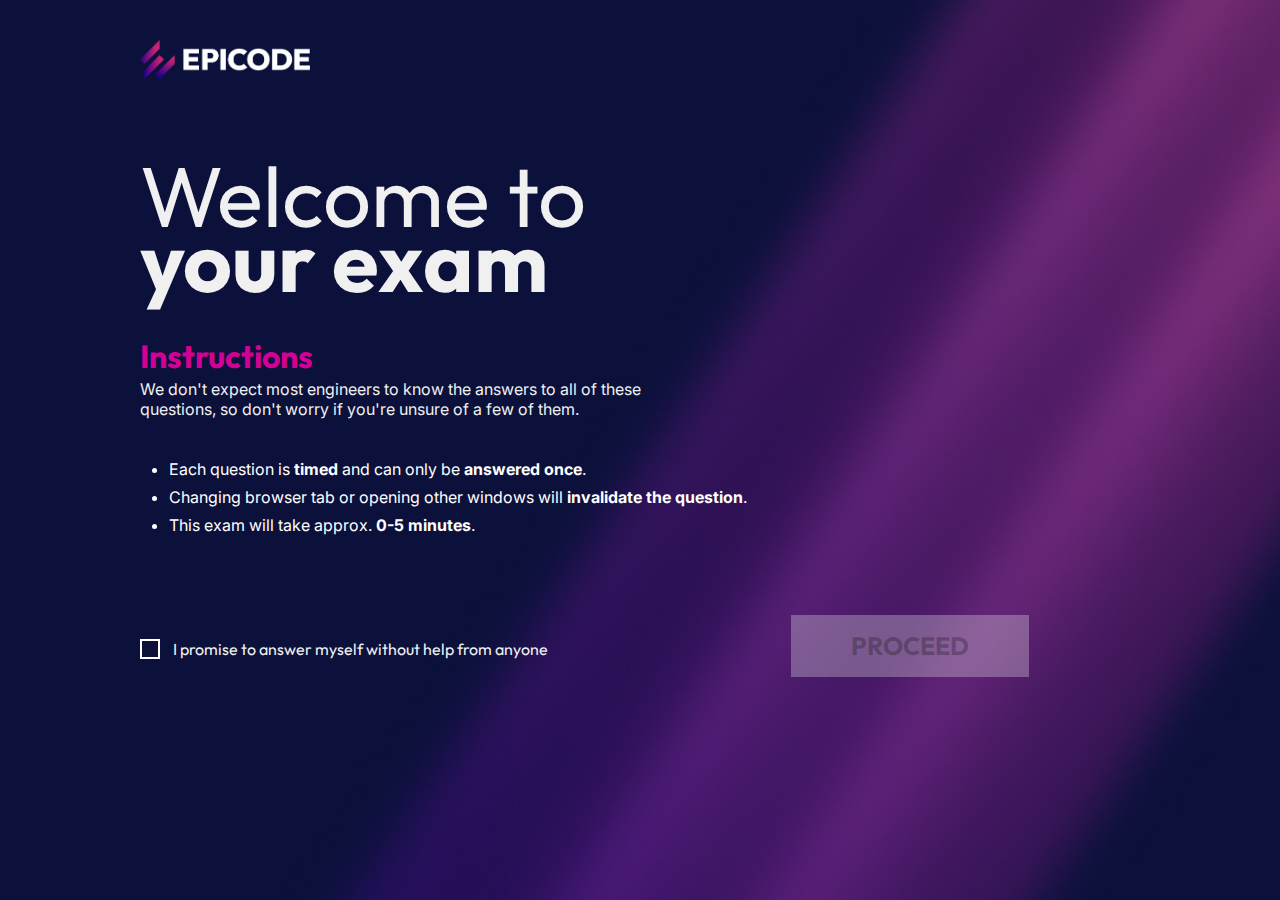
<file: index.html>
<!DOCTYPE html>
<html lang="en">
  <head>
    <meta charset="UTF-8" />
    <meta name="viewport" content="width=device-width, initial-scale=1.0" />
    <title>Welcome to your exam</title>
    <link rel="preconnect" href="https://fonts.googleapis.com" />
    <link rel="preconnect" href="https://fonts.gstatic.com" crossorigin />
    <link
      href="https://fonts.googleapis.com/css2?family=Outfit:wght@200;300;400;700&display=swap"
      rel="stylesheet"
    />
    <link rel="preconnect" href="https://fonts.googleapis.com" />
    <link rel="preconnect" href="https://fonts.gstatic.com" crossorigin />
    <link
      href="https://fonts.googleapis.com/css2?family=Inter:wght@300&display=swap"
      rel="stylesheet"
    />
    <link rel="stylesheet" href="./css/style.css" />
  </head>

  <body>
    <div id="main-content">
      <nav>
        <img
          src="./assets/epicode_logo.png"
          style="width: 170px"
          alt="logo epicode"
        />
      </nav>
      <div class="content">
        <h1>
          Welcome to <br />
          <span style="font-weight: 700">your exam</span>
        </h1>
        <div class="instructions">
          <h2>Instructions</h2>
          <p>
            We don't expect most engineers to know the answers to all of these
            <br />
            questions, so don't worry if you're unsure of a few of them.
          </p>
          <ul>
            <li>
              Each question is <span style="font-weight: 700">timed</span> and
              can only be <span style="font-weight: 700">answered once</span>.
            </li>
            <li>
              Changing browser tab or opening other windows will
              <span style="font-weight: 700">invalidate the question</span>.
            </li>
            <li>
              This exam will take approx.
              <span style="font-weight: 700">0-5 minutes</span>.
            </li>
          </ul>
        </div>
        <div class="check">
          <form id="answerYourself">
            <label for="agree"
              >I promise to answer myself without help from anyone
              <input type="checkbox" id="agree" />
              <span class="checkmark"></span>
            </label>
            <a href="#"
              ><button type="button" id="proceed" disabled>PROCEED</button></a
            >
          </form>
        </div>
      </div>
    </div>
    <script src="./script.js"></script>
  </body>
</html>
</file>
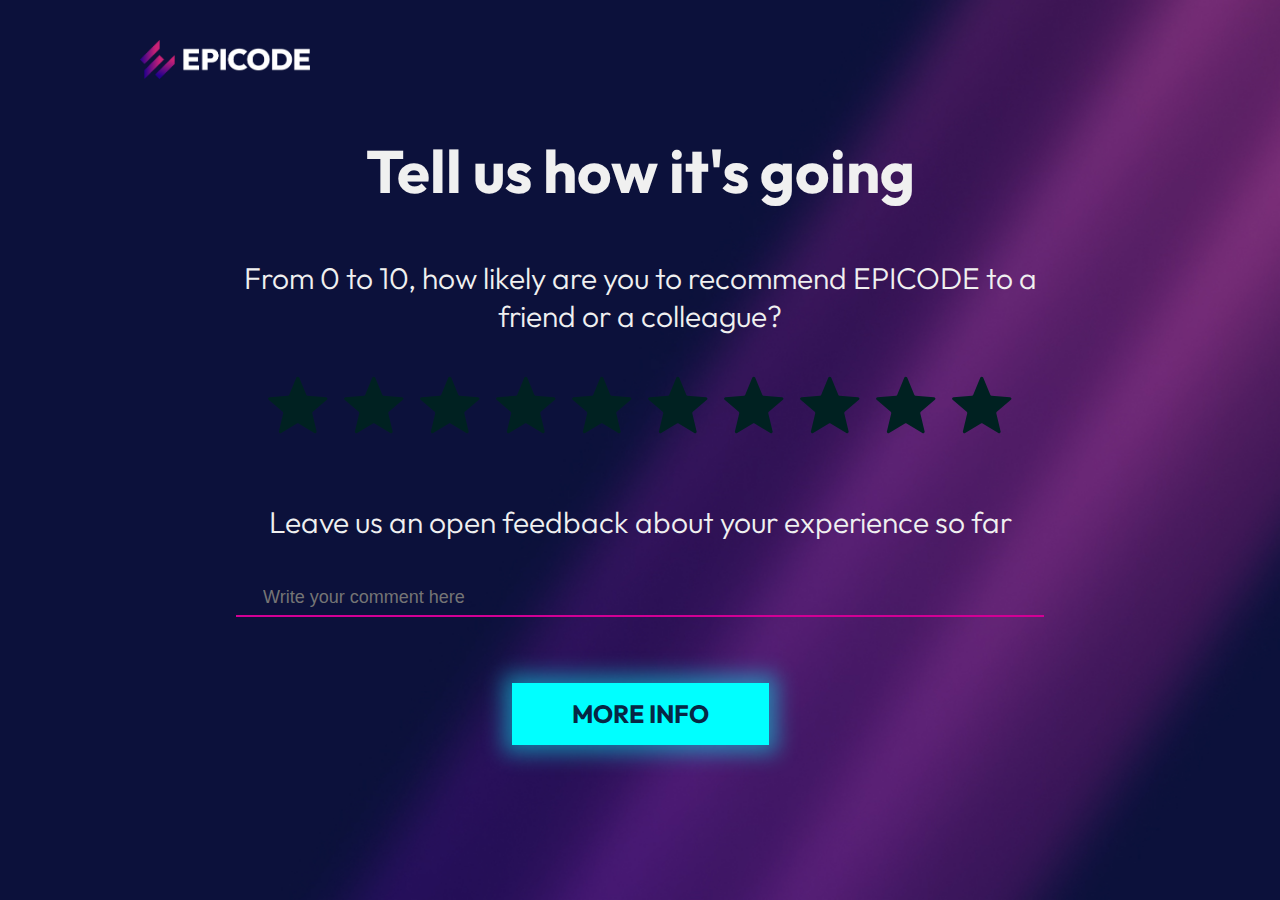
<file: feedback.html>
<!DOCTYPE html>
<html lang="en">
  <head>
    <meta charset="UTF-8" />
    <meta name="viewport" content="width=device-width, initial-scale=1.0" />
    <title>Document</title>
    <title>Feedback</title>
    <link rel="preconnect" href="https://fonts.googleapis.com" />
    <link rel="preconnect" href="https://fonts.gstatic.com" crossorigin />
    <link
      href="https://fonts.googleapis.com/css2?family=Outfit:wght@200;300;400;500;600;700&display=swap"
      rel="stylesheet"
    />
    <link rel="preconnect" href="https://fonts.googleapis.com" />
    <link rel="preconnect" href="https://fonts.gstatic.com" crossorigin />
    <link
      href="https://fonts.googleapis.com/css2?family=Inter:wght@300&display=swap"
      rel="stylesheet"
    />
    <link rel="stylesheet" href="./css/style.css" />
  </head>
  <body id="ratingPage">
    <main id="main-feedback">
      <div>
        <img src="./assets/epicode_logo.png" alt="Epicode Logo" />
      </div>
      <div>
        <h2>Tell us how it's going</h2>
        <h4>
          From 0 to 10, how likely are you to recommend EPICODE to a friend or a
          colleague?
        </h4>
      </div>
      <div id="stars-container"></div>
      <div id="text-area-container">
        <h4>Leave us an open feedback about your experience so far</h4>
        <input type="text" placeholder="Write your comment here" />
      </div>
    </main>
    <footer>
      <a href="https://epicode.com/it/" target="_blank"
        ><button>MORE INFO</button></a
      >
    </footer>

    <script src="./script.js"></script>
  </body>
</html>
</file>
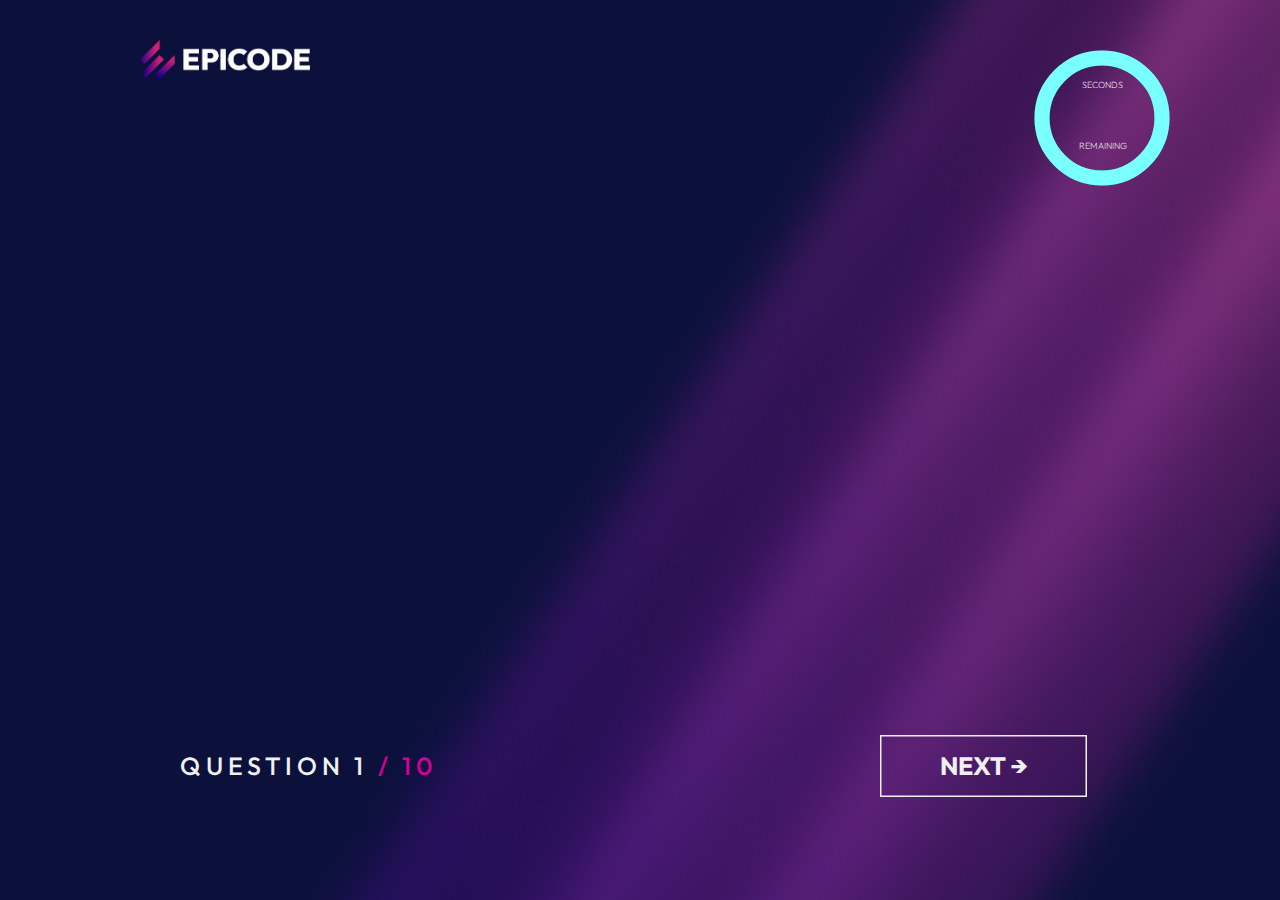
<file: questions.html>
<!DOCTYPE html>
<html lang="en">
  <head>
    <meta charset="UTF-8" />
    <meta name="viewport" content="width=device-width, initial-scale=1.0" />
    <title>Questions</title>
    <link rel="preconnect" href="https://fonts.googleapis.com" />
    <link rel="preconnect" href="https://fonts.gstatic.com" crossorigin />
    <link
      href="https://fonts.googleapis.com/css2?family=Outfit:wght@200;300;400;500;600;700&display=swap"
      rel="stylesheet"
    />
    <link rel="preconnect" href="https://fonts.googleapis.com" />
    <link rel="preconnect" href="https://fonts.gstatic.com" crossorigin />
    <link
      href="https://fonts.googleapis.com/css2?family=Inter:wght@300&display=swap"
      rel="stylesheet"
    />
    <link rel="stylesheet" href="./css/style.css" />
  </head>

  <body onload="hideContent()">
    <div id="main-content">
      <nav id="questions-nav">
        <img
          src="./assets/epicode_logo.png"
          style="width: 170px"
          alt="logo epicode"
        />
        <div id="countdown">
          <div id="timer" class="timer"></div>
          <p class="timer-p">seconds</p>
          <p class="timer-p">remaining</p>
          <svg>
            <circle id="circle" r="60" cx="70" cy="70"></circle>
            <circle id="circle-below" r="60" cx="70" cy="70"></circle>
          </svg>
        </div>
      </nav>

      <div id="results-div" style="display: none">
        <h2 id="results-h2">Results</h2>
        <p id="results-p">The summary of your answers:</p>
      </div>
      <div id="correct-div" style="display: none">
        <h2 id="correct-h2">Correct</h2>
        <span id="correct-percent"></span><br /><span id="right-answers"></span>
      </div>
      <div id="wrong-div" style="display: none">
        <h2 id="wrong-h2">Wrong</h2>
        <span id="wrong-percent"></span><br />
        <span id="wrong-answers"></span>
      </div>
      <div id="result-text-div" style="display: none">
        <h3 id="result-text-title">
          Congratulations! <br /><span id="result-text-span"
            >You passed the exam.</span
          >
        </h3>
        <p id="result-text-p">
          We'll send you the certificate <br />in few minutes. <br />Check your
          email (including <br />promotions / spam folder)
        </p>
      </div>
      <div id="chart-container">
        <svg width="100%" height="100%" viewbox="0 0 42 42" class="donut">
          <circle
            class="hole"
            cx="21"
            cy="21"
            r="15.91549430918954"
            fill="#00000000"
          ></circle>
          <circle
            class="ring"
            cx="21"
            cy="21"
            r="15.91549430918954"
            fill="transparent"
            stroke="#00FFFF"
            stroke-width="5"
          ></circle>
          <circle
            class="segment"
            cx="21"
            cy="21"
            r="15.91549430918954"
            fill="transparent"
            stroke="#D20094"
            stroke-width="5"
            stroke-dasharray="100 0"
            stroke-dashoffset="25"
          ></circle>
        </svg>
      </div>
      <a href="./feedback.html"
        ><button id="rateus-button" style="display: none">RATE US</button></a
      >

      <!-- <div class="loader" id="loader"></div> -->
      <div class="content" id="box-domanda">
        <h1 id="question"></h1>
        <!-- <div id="buttons">
          <button type="button" class="answer-button" style="display: none;">.svg</button>
          <button type="button" class="answer-button" style="display: none;">.png</button>
          <button type="button" class="answer-button" style="display: none;">.jpeg</button>
          <button type="button" class="answer-button" style="display: none;">.gif</button>
        </div> -->
      </div>
      <footer>
        <h3 id="question-number">
          QUESTION <span class="counter">1</span
          ><span id="question-span"> / 10</span>
        </h3>
        <button type="button" id="next-question-button">NEXT →</button>
      </footer>
    </div>
    <script src="./script.js"></script>
  </body>
</html>
</file>
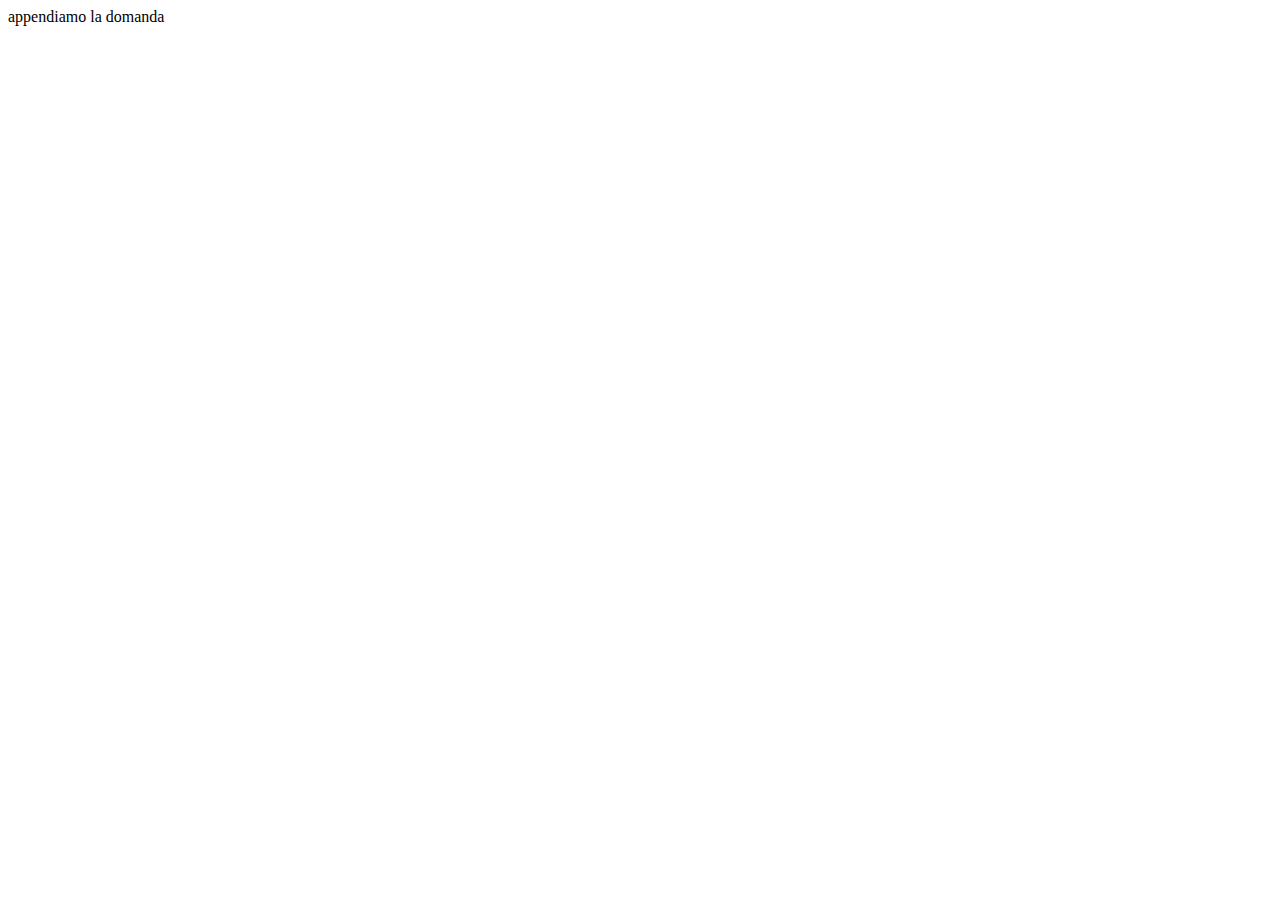
<file: test.html>
<!DOCTYPE html>
<html lang="en">
  <head>
    <meta charset="UTF-8" />
    <meta name="viewport" content="width=device-width, initial-scale=1.0" />
    <title>Document</title>
  </head>
  <body>
    <div id="question-container">
      appendiamo la domanda
      <div id="buttons-container">
        <!-- <button>RISPOSTA 1</button>
        <button>RISPOSTA 2</button>
        <button>RISPOSTA 3</button>
        <button>RISPOSTA 4</button> -->
      </div>
    </div>
    <div>
      <!-- <p>numero domanda</p>
      <button id="next-question"></button> -->
    </div>

    <script src="./script.js"></script>
  </body>
</html>
</file>
<file: css/style.css>
@import url("https://fonts.googleapis.com/css2?family=Outfit:wght@200;300;400;500;600;700&display=swap");
@import url("https://fonts.googleapis.com/css2?family=Inter:wght@300&display=swap");
* {
  box-sizing: border-box;
}

body {
  background-image: url(../assets/bg.jpg);
  background-size: cover;
  color: white;
  margin: 0;
}

#main-content {
  width: 1000px;
  margin-inline: auto;
  padding: 2.5em 0 5em 0;
  position: relative;
}

.content {
  min-height: 388px;
}

nav {
  margin-bottom: 5em;
}

h1 {
  font-family: "Outfit", sans-serif;
  font-size: 85px;
  margin-bottom: 0.5em;
  font-weight: 400;
  line-height: 65px;
  color: rgb(240, 240, 240);
}

.instructions h2 {
  font-family: "Outfit", sans-serif;
  font-size: 32px;
  font-weight: 700;
  color: #d20094;
  margin-bottom: 0.1em;
}

.instructions p {
  color: rgb(240, 240, 240);
}

#answerYourself {
  color: rgb(240, 240, 240);
}

p {
  font-family: "Inter", sans-serif;
  margin-bottom: 2.5em;
  font-size: 16px;
  margin-top: 0;
}

ul {
  font-family: "Inter", sans-serif;
  padding: 0;
  margin-left: 1.3em;
  margin-bottom: 5em;
}

li {
  margin: 0.5em;
}

form {
  user-select: none;
}

label {
  font-family: "Outfit", sans-serif;
  margin-right: 15em;
  font-weight: 400;
  font-size: 16px;
  position: relative;
  padding-left: 33px;
  cursor: pointer;
}

label > input {
  height: 0;
  width: 0;
  position: absolute;
  opacity: 0;
}

label > input:checked + span {
  background-color: white;
}

label > span {
  position: absolute;
  height: 20px;
  top: 0;
  width: 20px;
  left: 0;
  border: 2px solid white;
}

.checkmark:after {
  content: "";
  position: absolute;
  display: none;
}

label > input:checked + .checkmark:after {
  display: block;
}

label > .checkmark:after {
  left: 4px;
  top: -2px;
  width: 6px;
  height: 12px;
  border: 1px solid #0c113b;
  border-width: 0 3px 3px 0;
  transform: rotate(45deg);
}

#proceed {
  font-family: "Outfit", sans-serif;
  font-size: 25px;
  padding: 15px 60px;
  font-weight: 700;
  border: 0;
}

.active {
  background-color: #00ffff;
  color: #093357;
  box-shadow: 0px 0px 20px 8px #00ffff75;
  cursor: pointer;
  transition: background-color 0.5s;
}

#timer {
  display: inline-block;
}

img {
  width: 170px;
}

#question {
  font-family: "Outfit", sans-serif;
  font-size: 45px;
  margin: 0;
  font-weight: 400;
  line-height: 55px;
  text-align: center;
  min-height: 100px;
}

#question-number {
  font-family: "Outfit", sans-serif;
  font-weight: 500;
  font-size: 25px;
  letter-spacing: 0.3rem;
  min-width: 278px;
  color: rgb(240, 240, 240);
}

#question-span {
  color: #d20094;
}

footer {
  transform: translateY(50px);
}

h3 {
  text-align: left;
  margin-left: 40px;
  margin-right: 16.7em;
  display: inline-block;
}

#questions-nav {
  margin-bottom: 4em;
}

.answer-button {
  cursor: pointer;
  font-family: "Outfit", sans-serif;
  display: inline-block;
  font-size: 20px;
  font-weight: 500;
  border-radius: 60px;
  height: 90px;
  width: 440px;
  margin: 0.3em 0.5em;
  color: rgb(240, 240, 240);
  background-color: #ffffff1a;
  box-shadow: inset 2px 2px 3px 1px;
}

#buttons {
  text-align: center;
  margin-top: 20px;
}

#next-question-button {
  cursor: pointer;
  background-color: #ffffff00;
  box-shadow: inset 0px 0px 0 1.5px;
  color: rgb(240, 240, 240);
  font-family: "Outfit", sans-serif;
  font-size: 25px;
  padding: 15px 60px;
  font-weight: 700;
  border: 0;
}

.answer-button.selected {
  background: linear-gradient(
    0deg,
    rgba(121, 0, 85, 1) 0%,
    rgba(210, 0, 148, 1) 100%
  );
  transition: background-color 1.2s;
}

#countdown {
  margin-top: 100px;
  height: 40px;
  width: 40px;
  text-align: right;
}

#timer {
  font-family: "Outfit", sans-serif;
  font-size: 50px;
  position: absolute;
  color: rgb(240, 240, 240);
  line-height: 40px;
  top: 6rem;
  right: 6rem;
}

.timer-p {
  position: absolute;
  top: 79px;
  right: 17px;
  font-size: 9px;
  font-family: "Outfit", sans-serif;
  text-transform: uppercase;
  margin: 0;
  font-weight: 200;
}

.timer-p + p {
  top: 140px;
  right: 13px;
}

#countdown > svg {
  position: absolute;
  top: 3rem;
  right: -2rem;
  width: 140px;
  height: 140px;

  transform: rotateY(-180deg) rotateZ(-90deg);
}

#circle {
  stroke-dasharray: 377px;
  stroke-dashoffset: 0px;
  stroke-linecap: round;
  stroke-width: 15px;
  stroke: #00ffff;
  fill: none;
  animation: countdown 30s linear infinite forwards;
}

#circle-below {
  stroke-dasharray: 377px;
  stroke-dashoffset: 0px;
  stroke-linecap: round;
  stroke-width: 15px;
  stroke: rgba(255, 255, 255, 0.477);
  fill: none;
}

@keyframes countdown {
  from {
    stroke-dashoffset: 0px;
  }
  to {
    stroke-dashoffset: 377px;
  }
}

#chart-container {
  width: 460px;
  height: 460px;
  display: none;
  margin: 0 auto;
  position: relative;
  top: 162px;
  right: -7px;
}

#chart-container svg {
  width: 100%;
  height: 100%;
}

.ring {
  filter: drop-shadow(0px 0px 1px black);
}

#results-div {
  width: fit-content;
  text-align: center;
  position: absolute;
  right: 280px;
  top: 120px;
}

#results-h2 {
  font-family: "Outfit", sans-serif;
  color: rgb(240, 240, 240);
  font-size: 60px;
  margin: 0;
  line-height: 65px;
}

#results-p {
  font-family: "Outfit", sans-serif;
  color: rgb(240, 240, 240);
  font-size: 32px;
}

#correct-div {
  font-family: "Outfit", sans-serif;
  width: fit-content;
  margin: 0;
  position: absolute;
  top: 408px;
}

#correct-h2 {
  color: rgb(240, 240, 240);
  margin: 0;
  font-weight: 400;
  font-size: 60px;
  line-height: 42px;
}

#correct-percent {
  color: rgb(240, 240, 240);
  font-family: "Outfit", sans-serif;
  font-size: 60px;
  font-weight: 700;
}

#right-answers {
  color: rgb(240, 240, 240);
  font-family: "Outfit", sans-serif;
  font-size: 25px;
  font-weight: 300;
}

#wrong-div {
  font-family: "Outfit", sans-serif;
  width: fit-content;
  position: absolute;
  top: 408px;
  right: 9px;
}

#wrong-h2 {
  color: rgb(240, 240, 240);
  margin: 0;
  font-weight: 400;
  font-size: 60px;
  line-height: 42px;
}

#wrong-percent {
  color: rgb(240, 240, 240);
  font-family: "Outfit", sans-serif;
  font-size: 60px;
  font-weight: 700;
}

#wrong-answers {
  color: rgb(240, 240, 240);
  font-family: "Outfit", sans-serif;
  font-size: 25px;
  font-weight: 300;
}

#rateus-button {
  position: absolute;
  cursor: pointer;
  background-color: #ffffff00;
  box-shadow: inset 0px 0px 0 1.5px;
  color: rgb(240, 240, 240);
  font-family: "Outfit", sans-serif;
  font-size: 25px;
  padding: 15px 71px;
  font-weight: 700;
  border: 0;
  right: 375px;
  top: 780px;
}

#result-text-div {
  text-align: center;
  width: fit-content;
  position: absolute;
  top: 387px;
  right: 383px;
  font-family: "Outfit", sans-serif;
}

#result-text-title {
  color: rgb(240, 240, 240);
  margin: 0;
  text-align: center;
  margin-bottom: 1.4rem;
  font-size: 23px;
  font-weight: 500;
  width: 220px;
}

#result-text-p {
  color: rgb(240, 240, 240);
  margin: 0;
}

#result-text-span {
  color: #00ffff;
}

#result-text-span-failed {
  color: #d20094;
}

/* FEEDBACK PAGE */

#ratingPage {
  font-family: "Outfit", sans-serif;
}

#ratingPage header {
  padding: 2.6em 0 2.3em 15.9em;
}

#ratingPage main {
  width: 1000px;
  margin-inline: auto;
  text-align: center;
}

#ratingPage main > div:first-child {
  /* padding: 0 7em; */
  text-align: left;
}

#ratingPage main > div + div {
  padding: 0 6em;
}

#ratingPage input {
  min-width: -webkit-fill-available;
}

#ratingPage img {
  width: 170px;
}

#ratingPage svg {
  padding: 0 0.5em 0 0.5em;
  box-sizing: content-box;
  width: 60px;
  height: 60px;
}

#ratingPage .starBeforeClick {
  filter: brightness(13%);
  transition: 300ms;
}

#ratingPage .starAfterClick {
  filter: brightness(100%);
}

#ratingPage #stars-container {
  direction: rtl;
  padding-bottom: 4em;
}

#ratingPage #stars-container > svg:hover {
  filter: brightness(75%);
  transition: 300ms;
  cursor: pointer;
  transition: 300ms;
}

#ratingPage #stars-container > svg:hover ~ svg {
  filter: brightness(75%);
  transition: 300ms;
}

#ratingPage h2 {
  font-weight: 700;
  font-size: 60px;
  color: rgb(240, 240, 240);
}

#ratingPage h4 {
  font-size: 30px;
  font-weight: 300;
  margin-top: 0;
  color: rgb(240, 240, 240);
}

#ratingPage footer {
  padding-top: 1em;
  text-align: center;
}

#ratingPage button {
  font-family: "Outfit", sans-serif;
  font-size: 25px;
  padding: 15px 60px;
  font-weight: 700;
  border: 0;
  background-color: #00ffff;
  color: #072744;
  box-shadow: 0px 0px 20px 8px #00ffff75;
  cursor: pointer;
}

#ratingPage input {
  background-color: transparent;
  border: 0;
  border-bottom: 2px solid #d20094;
  padding-inline: 1.5em 0;
  font-size: 18px;
  height: 2em;
  color: rgb(202, 202, 202);
}

#ratingPage input:focus {
  outline: none;
}

.loader {
  border: 16px solid #f3f3f3; /* Light grey */
  border-top: 16px solid #3498db; /* Blue */
  border-radius: 50%;
  width: 120px;
  height: 120px;
  animation: spin 2s linear infinite;
}

@keyframes spin {
  0% {
    transform: rotate(0deg);
  }
  100% {
    transform: rotate(360deg);
  }
}

#main-feedback {
  padding-top: 2.5em;
}

.custom-select {
  font-family: "Outfit", sans-serif;
  font-size: 25px;

  padding: 0.2em 1em;
  text-align: left;

  margin-bottom: 7.3em;
  background-color: transparent;
  color: rgb(240, 240, 240);
  cursor: pointer;
}

.custom-select option {
  background-color: rgb(255, 255, 255);
  color: #333;
}

.custom-select option:checked {
  color: #333;
}

.select-button {
  display: block;
}

#difficulty-div {
  text-align: center;
  display: inline-block;
}

.main-content-difficulty {
  text-align: center;
}

#nav-difficulty {
  text-align: left;
}

#h1-difficulty {
  font-size: 40px;
  margin-bottom: 1em;
  color: rgb(240, 240, 240);
}

#difficulty-button-div {
  margin: 0 auto;
  width: fit-content;
}

.segment,
.ring {
  transition: 1500ms;
}

.feedback-p {
  font-family: inherit;
  margin: 0.5em 0 0 0;
  transition: 500ms;
  color: rgb(240, 240, 240);
}
</file>
